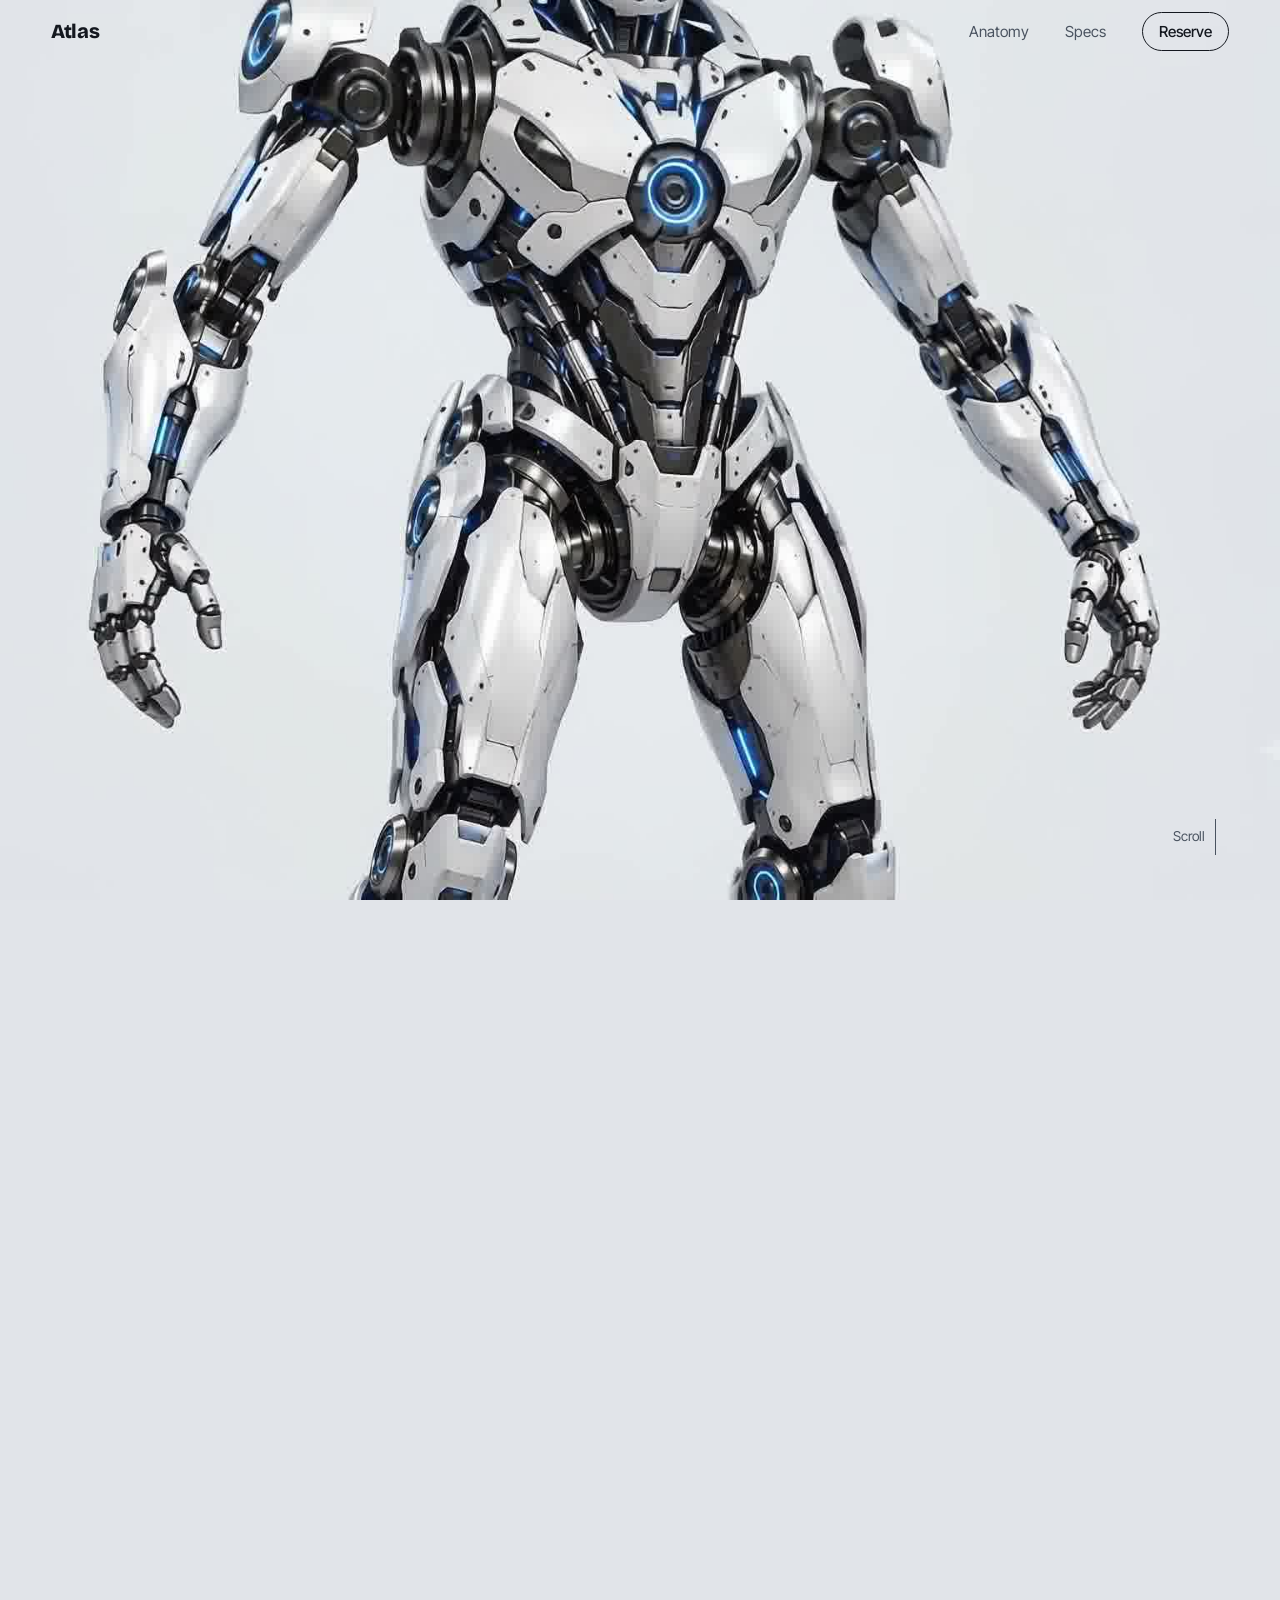
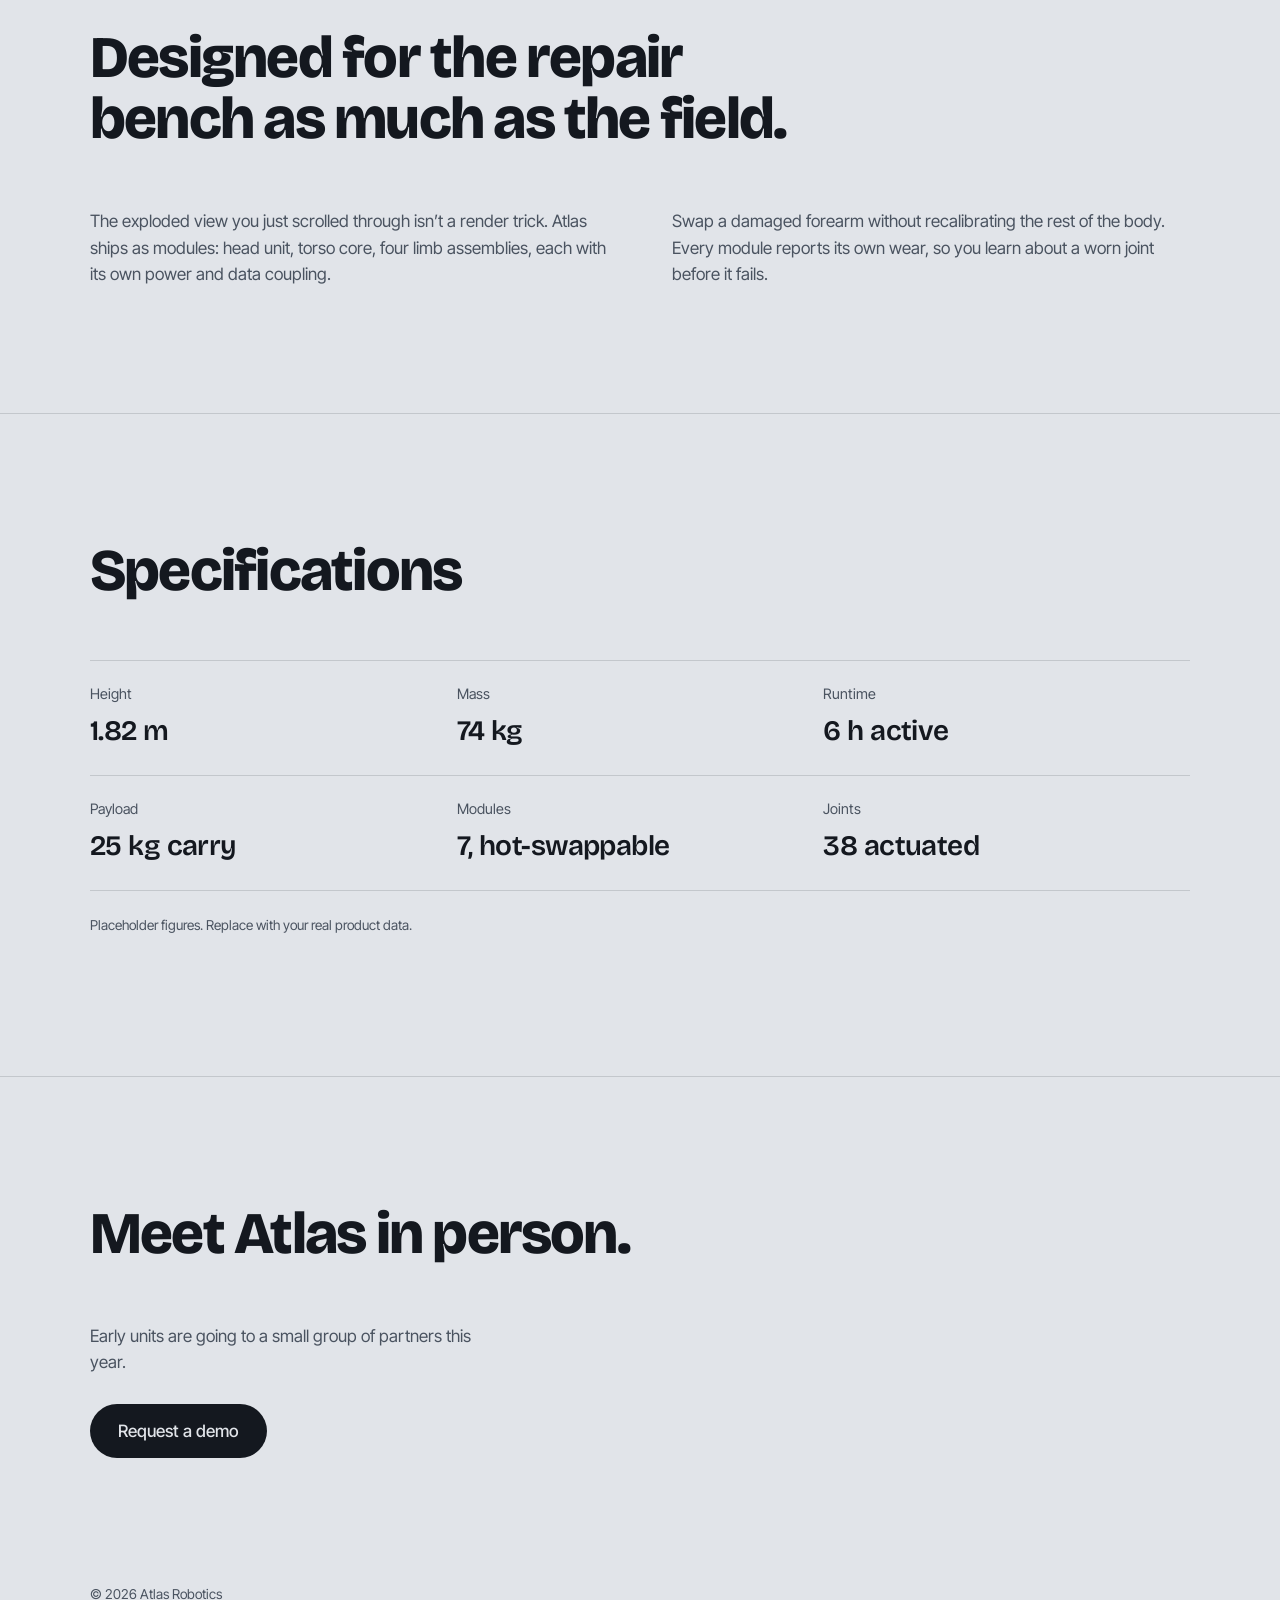
<file: site/index.html>
<!DOCTYPE html>
<html lang="en">
<head>
  <meta charset="UTF-8">
  <meta name="viewport" content="width=device-width, initial-scale=1">
  <title>Atlas — A robot, taken apart</title>
  <meta name="description" content="Scroll to watch the robot come apart, piece by piece.">
  <meta name="theme-color" content="#E1E4E9">
  <link rel="preconnect" href="https://fonts.googleapis.com">
  <link rel="preconnect" href="https://fonts.gstatic.com" crossorigin>
  <link href="https://fonts.googleapis.com/css2?family=Bricolage+Grotesque:opsz,wght@12..96,400;12..96,600;12..96,800&family=Inter+Tight:wght@400;500&display=swap" rel="stylesheet">
  <link rel="stylesheet" href="styles.css">
</head>
<body>

  <header class="nav" id="nav">
    <a class="nav__brand" href="#top">Atlas</a>
    <nav class="nav__links" aria-label="Primary">
      <a href="#anatomy">Anatomy</a>
      <a href="#specs">Specs</a>
      <a class="nav__cta" href="#reserve">Reserve</a>
    </nav>
  </header>

  <div class="loader" id="loader" role="status" aria-live="polite">
    <div class="loader__count"><span id="loaderNum">0</span>%</div>
    <div class="loader__bar"><i id="loaderBar"></i></div>
  </div>

  <main id="top">
    <!-- Scroll-telling stage: the section is tall, the stage inside is pinned. -->
    <section class="story" id="story" aria-label="Atlas, assembled and taken apart">
      <div class="stage">
        <canvas id="canvas" aria-hidden="true"></canvas>

        <div class="beat beat--left" data-in="0.00" data-out="0.22">
          <h1>Built to stand<br>where we can’t.</h1>
          <p>Atlas is a bipedal field robot. Scroll to see what it’s made of.</p>
        </div>

        <div class="beat beat--right" data-in="0.30" data-out="0.52">
          <h2>Every joint is a thought.</h2>
          <p>Torque-sensed actuators in the shoulders, hips and knees keep its balance honest.</p>
        </div>

        <div class="beat beat--left" data-in="0.58" data-out="0.80">
          <h2>Open it up.</h2>
          <p>Armor, spine and limbs separate along clean seams, so a field repair takes minutes.</p>
        </div>

        <div class="beat beat--center" data-in="0.88" data-out="1.01">
          <h2>Atlas, in pieces and in whole.</h2>
        </div>

        <div class="cue" id="cue" aria-hidden="true">
          <span>Scroll</span><i></i>
        </div>
        <div class="meter" aria-hidden="true"><i id="meter"></i></div>
      </div>
    </section>

    <section class="panel" id="anatomy">
      <div class="panel__inner">
        <h2>Designed for the repair bench as much as the field.</h2>
        <div class="cols">
          <p>The exploded view you just scrolled through isn’t a render trick. Atlas ships as modules: head unit, torso core, four limb assemblies, each with its own power and data coupling.</p>
          <p>Swap a damaged forearm without recalibrating the rest of the body. Every module reports its own wear, so you learn about a worn joint before it fails.</p>
        </div>
      </div>
    </section>

    <section class="panel panel--specs" id="specs">
      <div class="panel__inner">
        <h2>Specifications</h2>
        <dl class="specs">
          <div><dt>Height</dt><dd>1.82 m</dd></div>
          <div><dt>Mass</dt><dd>74 kg</dd></div>
          <div><dt>Runtime</dt><dd>6 h active</dd></div>
          <div><dt>Payload</dt><dd>25 kg carry</dd></div>
          <div><dt>Modules</dt><dd>7, hot-swappable</dd></div>
          <div><dt>Joints</dt><dd>38 actuated</dd></div>
        </dl>
        <p class="note">Placeholder figures. Replace with your real product data.</p>
      </div>
    </section>

    <section class="panel panel--cta" id="reserve">
      <div class="panel__inner">
        <h2>Meet Atlas in person.</h2>
        <p>Early units are going to a small group of partners this year.</p>
        <a class="btn" href="fun.html">Request a demo</a>
      </div>
      <footer class="foot">© 2026 Atlas Robotics</footer>
    </section>
  </main>

  <script src="script.js"></script>
</body>
</html>
</file>
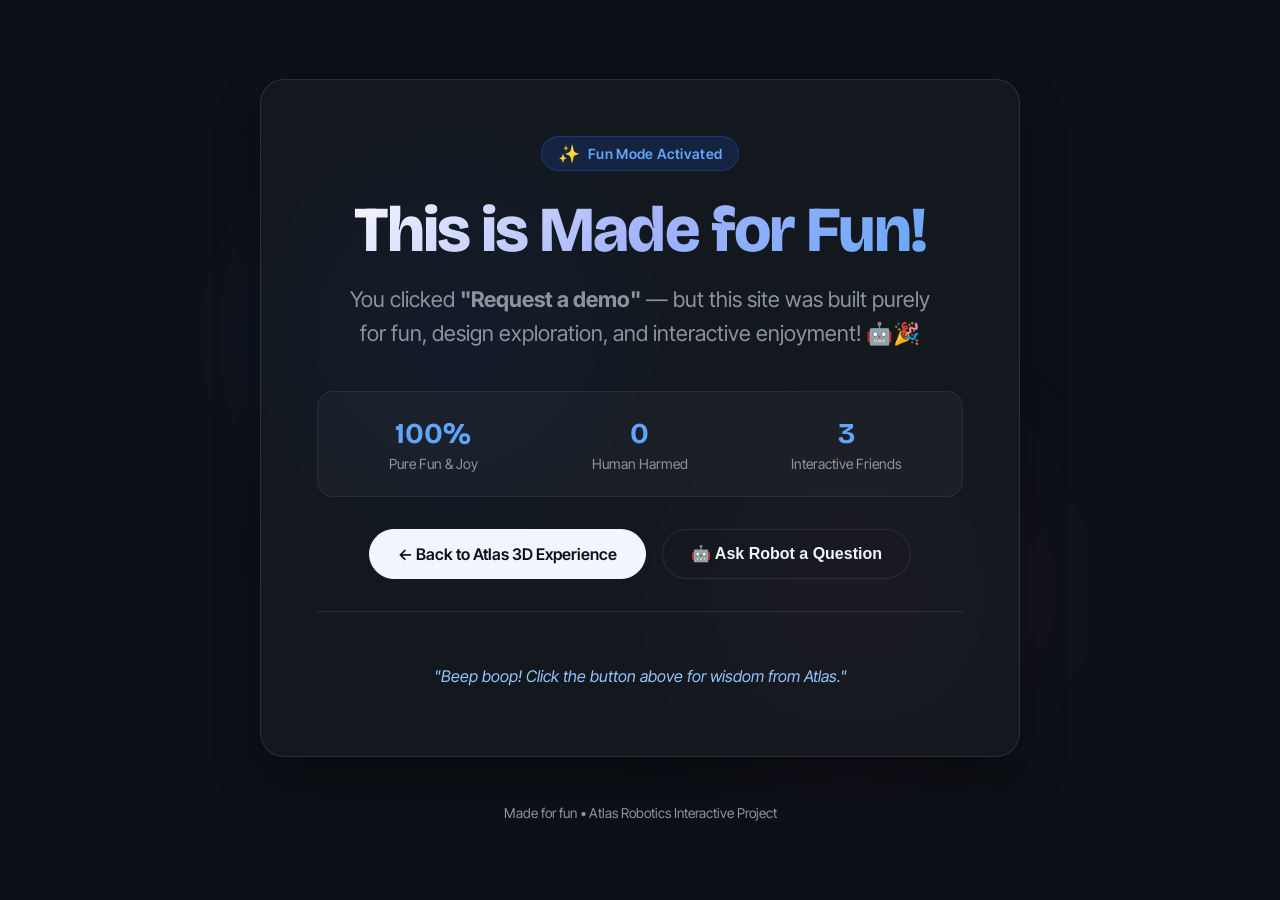
<file: site/fun.html>
<!DOCTYPE html>
<html lang="en">
<head>
  <meta charset="UTF-8">
  <meta name="viewport" content="width=device-width, initial-scale=1.0">
  <title>Made for Fun — Atlas Robotics</title>
  <meta name="description" content="This website and demo request are made purely for fun!">
  <meta name="theme-color" content="#0d1117">
  <link rel="preconnect" href="https://fonts.googleapis.com">
  <link rel="preconnect" href="https://fonts.gstatic.com" crossorigin>
  <link href="https://fonts.googleapis.com/css2?family=Bricolage+Grotesque:opsz,wght@12..96,400;12..96,600;12..96,800&family=Inter+Tight:wght@400;500;600&display=swap" rel="stylesheet">
  <style>
    :root {
      --bg: #0d1117;
      --card-bg: rgba(22, 27, 34, 0.75);
      --ink: #f0f6fc;
      --ink-muted: #8b949e;
      --accent: #2563FF;
      --accent-glow: rgba(37, 99, 255, 0.35);
      --border: rgba(255, 255, 255, 0.1);
      --display: "Bricolage Grotesque", sans-serif;
      --text: "Inter Tight", sans-serif;
    }

    *, *::before, *::after {
      box-sizing: border-box;
      margin: 0;
      padding: 0;
    }

    body {
      background: var(--bg);
      color: var(--ink);
      font-family: var(--text);
      min-height: 100vh;
      display: flex;
      flex-direction: column;
      align-items: center;
      justify-content: center;
      overflow-x: hidden;
      position: relative;
      padding: 2rem 1rem;
    }

    .glow-1 {
      position: absolute;
      top: 15%;
      left: 20%;
      width: 400px;
      height: 400px;
      background: radial-gradient(circle, var(--accent-glow) 0%, rgba(0,0,0,0) 70%);
      filter: blur(80px);
      pointer-events: none;
      z-index: 0;
      animation: pulse 8s ease-in-out infinite alternate;
    }

    .glow-2 {
      position: absolute;
      bottom: 15%;
      right: 20%;
      width: 350px;
      height: 350px;
      background: radial-gradient(circle, rgba(236, 72, 153, 0.25) 0%, rgba(0,0,0,0) 70%);
      filter: blur(80px);
      pointer-events: none;
      z-index: 0;
      animation: pulse 6s ease-in-out infinite alternate-reverse;
    }

    @keyframes pulse {
      0% { transform: scale(1) translate(0, 0); opacity: 0.7; }
      100% { transform: scale(1.2) translate(30px, -20px); opacity: 1; }
    }

    .container {
      position: relative;
      z-index: 1;
      max-width: 760px;
      width: 100%;
      background: var(--card-bg);
      backdrop-filter: blur(16px);
      -webkit-backdrop-filter: blur(16px);
      border: 1px solid var(--border);
      border-radius: 24px;
      padding: clamp(2rem, 5vw, 3.5rem);
      text-align: center;
      box-shadow: 0 25px 50px -12px rgba(0, 0, 0, 0.5);
      animation: fadeInUp 0.8s cubic-bezier(0.16, 1, 0.3, 1);
    }

    @keyframes fadeInUp {
      from { opacity: 0; transform: translateY(30px); }
      to { opacity: 1; transform: translateY(0); }
    }

    .badge {
      display: inline-flex;
      align-items: center;
      gap: 8px;
      padding: 6px 16px;
      border-radius: 999px;
      background: rgba(37, 99, 255, 0.15);
      border: 1px solid rgba(37, 99, 255, 0.3);
      color: #60a5fa;
      font-size: 0.875rem;
      font-weight: 600;
      margin-bottom: 1.5rem;
      letter-spacing: 0.02em;
    }

    .badge-icon {
      font-size: 1.1rem;
      animation: spin 4s linear infinite;
    }

    @keyframes spin {
      0% { transform: rotate(0deg); }
      100% { transform: rotate(360deg); }
    }

    h1 {
      font-family: var(--display);
      font-size: clamp(2.5rem, 6vw, 4rem);
      font-weight: 800;
      line-height: 1.1;
      letter-spacing: -0.03em;
      margin-bottom: 1rem;
      background: linear-gradient(135deg, #ffffff 0%, #a5b4fc 50%, #60a5fa 100%);
      -webkit-background-clip: text;
      background-clip: text;
      -webkit-text-fill-color: transparent;
    }

    p.subtitle {
      font-size: clamp(1.1rem, 2.5vw, 1.35rem);
      color: var(--ink-muted);
      line-height: 1.6;
      margin-bottom: 2.5rem;
      max-width: 580px;
      margin-left: auto;
      margin-right: auto;
    }

    .fun-card {
      background: rgba(255, 255, 255, 0.03);
      border: 1px solid rgba(255, 255, 255, 0.06);
      border-radius: 16px;
      padding: 1.5rem;
      margin-bottom: 2rem;
      display: grid;
      grid-template-columns: repeat(auto-fit, minmax(180px, 1fr));
      gap: 1.5rem;
    }

    .stat-item h3 {
      font-family: var(--display);
      font-size: 1.8rem;
      color: #60a5fa;
      margin-bottom: 0.25rem;
    }

    .stat-item p {
      font-size: 0.875rem;
      color: var(--ink-muted);
    }

    .actions {
      display: flex;
      flex-wrap: wrap;
      justify-content: center;
      gap: 1rem;
    }

    .btn {
      display: inline-flex;
      align-items: center;
      justify-content: center;
      gap: 10px;
      padding: 14px 28px;
      border-radius: 999px;
      font-size: 1rem;
      font-weight: 600;
      cursor: pointer;
      transition: all 0.25s ease;
      text-decoration: none;
    }

    .btn-primary {
      background: var(--ink);
      color: var(--bg);
      border: 1px solid var(--ink);
    }

    .btn-primary:hover {
      background: #ffffff;
      transform: translateY(-2px);
      box-shadow: 0 10px 20px -5px rgba(255, 255, 255, 0.3);
    }

    .btn-secondary {
      background: transparent;
      color: var(--ink);
      border: 1px solid var(--border);
    }

    .btn-secondary:hover {
      background: rgba(255, 255, 255, 0.08);
      border-color: rgba(255, 255, 255, 0.25);
      transform: translateY(-2px);
    }

    .interactive-section {
      margin-top: 2rem;
      padding-top: 1.5rem;
      border-top: 1px solid var(--border);
    }

    .quote-box {
      font-style: italic;
      color: #93c5fd;
      min-height: 48px;
      display: flex;
      align-items: center;
      justify-content: center;
      margin-top: 1rem;
      font-size: 1rem;
      transition: all 0.3s ease;
    }

    footer {
      margin-top: 3rem;
      color: var(--ink-muted);
      font-size: 0.85rem;
      z-index: 1;
    }
  </style>
</head>
<body>

  <div class="glow-1"></div>
  <div class="glow-2"></div>

  <main class="container">
    <div class="badge">
      <span class="badge-icon">✨</span>
      <span>Fun Mode Activated</span>
    </div>

    <h1>This is Made for Fun!</h1>
    
    <p class="subtitle">
      You clicked <strong>"Request a demo"</strong> — but this site was built purely for fun, design exploration, and interactive enjoyment! 🤖🎉
    </p>

    <div class="fun-card">
      <div class="stat-item">
        <h3>100%</h3>
        <p>Pure Fun & Joy</p>
      </div>
      <div class="stat-item">
        <h3>0</h3>
        <p>Human Harmed</p>
      </div>
      <div class="stat-item">
        <h3>3</h3>
        <p>Interactive Friends</p>
      </div>
    </div>

    <div class="actions">
      <a href="index.html" class="btn btn-primary">
        ← Back to Atlas 3D Experience
      </a>
      <button id="quoteBtn" class="btn btn-secondary" onclick="generateRobotQuote()">
        🤖 Ask Robot a Question
      </button>
    </div>

    <div class="interactive-section">
      <div id="quoteBox" class="quote-box">
        "Beep boop! Click the button above for wisdom from Atlas."
      </div>
    </div>
  </main>

  <footer>
    Made for fun • Atlas Robotics Interactive Project
  </footer>

  <script>
    const sorryQuotes = [
      "🤖 'Sorry! I am just a robot made for fun and cannot answer real questions!'",
      "⚡ 'Sorry! ERROR 404: Knowledge base not found. Only fun here!'",
      "⚙️ 'Sorry! My cognitive module is on vacation, but I can dance!'",
      "🔋 'Sorry! Battery low on answers, 100% full on good vibes!'",
      "✨ 'Sorry! I don't have the answers, but I appreciate you asking!'",
      "🛠️ 'Sorry! I am only programmed to look cool and have fun!'"
    ];

    function playRobotSorryVoice() {
      // 1. Play robotic synth sound effect using Web Audio API
      try {
        const AudioContext = window.AudioContext || window.webkitAudioContext;
        if (AudioContext) {
          const ctx = new AudioContext();
          
          // Robot beep 1
          const osc1 = ctx.createOscillator();
          const gain1 = ctx.createGain();
          osc1.type = 'sawtooth';
          osc1.frequency.setValueAtTime(320, ctx.currentTime);
          osc1.frequency.exponentialRampToValueAtTime(160, ctx.currentTime + 0.12);
          gain1.gain.setValueAtTime(0.12, ctx.currentTime);
          gain1.gain.exponentialRampToValueAtTime(0.01, ctx.currentTime + 0.12);
          osc1.connect(gain1);
          gain1.connect(ctx.destination);
          osc1.start();
          osc1.stop(ctx.currentTime + 0.12);

          // Robot beep 2
          const osc2 = ctx.createOscillator();
          const gain2 = ctx.createGain();
          osc2.type = 'square';
          osc2.frequency.setValueAtTime(220, ctx.currentTime + 0.14);
          osc2.frequency.exponentialRampToValueAtTime(110, ctx.currentTime + 0.28);
          gain2.gain.setValueAtTime(0.12, ctx.currentTime + 0.14);
          gain2.gain.exponentialRampToValueAtTime(0.01, ctx.currentTime + 0.28);
          osc2.connect(gain2);
          gain2.connect(ctx.destination);
          osc2.start(ctx.currentTime + 0.14);
          osc2.stop(ctx.currentTime + 0.28);
        }
      } catch (e) {}

      // 2. Play speech synthesis saying "I'm sorry" in robotic voice
      if ('speechSynthesis' in window) {
        window.speechSynthesis.cancel();
        const msg = new SpeechSynthesisUtterance("I'm sorry");
        msg.pitch = 0.45; // Low robotic pitch
        msg.rate = 0.85;  // Slow robotic rate
        window.speechSynthesis.speak(msg);
      }
    }

    function generateRobotQuote() {
      playRobotSorryVoice();
      const box = document.getElementById('quoteBox');
      box.style.opacity = 0;
      setTimeout(() => {
        const randomQuote = sorryQuotes[Math.floor(Math.random() * sorryQuotes.length)];
        box.textContent = randomQuote;
        box.style.opacity = 1;
      }, 200);
    }
  </script>
</body>
</html>
</file>
<file: site/styles.css>
/* Background sampled from the frames' edges (median across all 180): rgb(225,228,233) */
:root {
  --bg: #E1E4E9;
  --ink: #14181F;
  --ink-soft: #4A5360;
  --accent: #2563FF;
  --line: rgba(20, 24, 31, .14);
  --nav-h: 64px;
  --display: "Bricolage Grotesque", "Helvetica Neue", Arial, sans-serif;
  --text: "Inter Tight", "Helvetica Neue", Arial, sans-serif;
}

*, *::before, *::after { box-sizing: border-box; }

html { background: var(--bg); scroll-behavior: auto; }

body {
  margin: 0;
  background: var(--bg);
  color: var(--ink);
  font-family: var(--text);
  font-size: 17px;
  line-height: 1.55;
  -webkit-font-smoothing: antialiased;
}

a { color: inherit; text-decoration: none; }
a:focus-visible, .btn:focus-visible { outline: 2px solid var(--accent); outline-offset: 4px; border-radius: 4px; }

/* ---------- Nav ---------- */
.nav {
  position: fixed; inset: 0 0 auto 0;
  height: var(--nav-h);
  z-index: 50;
  display: flex; align-items: center; justify-content: space-between;
  padding: 0 clamp(20px, 4vw, 56px);
  background: transparent;
  -webkit-backdrop-filter: blur(0);
  backdrop-filter: blur(0);
  border-bottom: 1px solid transparent;
  transition: background-color .35s ease, backdrop-filter .35s ease,
              -webkit-backdrop-filter .35s ease, border-color .35s ease;
}
.nav.is-scrolled {
  background: rgba(225, 228, 233, .62);
  -webkit-backdrop-filter: blur(10px) saturate(1.2);
  backdrop-filter: blur(10px) saturate(1.2);
  border-bottom-color: var(--line);
}
.nav__brand {
  font-family: var(--display);
  font-weight: 800;
  font-size: 1.25rem;
  letter-spacing: -.02em;
}
.nav__links { display: flex; align-items: center; gap: clamp(16px, 3vw, 36px); font-size: .95rem; }
.nav__links a { color: var(--ink-soft); transition: color .2s; }
.nav__links a:hover { color: var(--ink); }
.nav__links .nav__cta {
  color: var(--ink);
  font-weight: 500;
  padding: 7px 16px;
  border: 1px solid var(--ink);
  border-radius: 999px;
  transition: background .2s, color .2s;
}
.nav__links .nav__cta:hover { background: var(--ink); color: var(--bg); }

/* ---------- Loader ---------- */
.loader {
  position: fixed; inset: 0; z-index: 100;
  background: var(--bg);
  display: grid; place-content: center; gap: 14px; justify-items: center;
  transition: opacity .6s ease, visibility .6s;
}
.loader.is-done { opacity: 0; visibility: hidden; }
.loader__count { font-family: var(--display); font-weight: 600; font-size: 1.1rem; font-variant-numeric: tabular-nums; }
.loader__bar { width: 160px; height: 2px; background: var(--line); overflow: hidden; }
.loader__bar i { display: block; height: 100%; width: 100%; background: var(--ink); transform-origin: left; transform: scaleX(0); }

/* ---------- Scroll story ---------- */
.story {
  position: relative;
  height: 700vh;               /* scroll distance that drives the sequence */
  background: var(--bg);
}
.stage {
  position: sticky; top: 0;
  height: 100vh; height: 100svh;
  overflow: hidden;
  background: var(--bg);
}
#canvas {
  position: absolute; inset: 0;
  width: 100%; height: 100%;
  display: block;
  background: var(--bg);
  /* feather the outer rim so slight tonal differences in the JPG edges never read as a border */
  -webkit-mask-image: radial-gradient(ellipse 110% 110% at 50% 50%, #000 82%, transparent 100%);
          mask-image: radial-gradient(ellipse 110% 110% at 50% 50%, #000 82%, transparent 100%);
}

/* ---------- Beats (text that fades with progress) ---------- */
.beat {
  position: absolute;
  z-index: 2;
  max-width: 30ch;
  opacity: 0;
  will-change: opacity, transform;
  pointer-events: none;
}
.beat--left   { left: clamp(20px, 5vw, 80px);  bottom: 14vh; }
.beat--right  { right: clamp(20px, 5vw, 80px); bottom: 14vh; text-align: right; }
.beat--center { left: 50%; bottom: 12vh; transform: translateX(-50%); text-align: center; max-width: 24ch; }
.beat h1, .beat h2 {
  margin: 0 0 .5em;
  font-family: var(--display);
  font-weight: 800;
  letter-spacing: -.03em;
  line-height: 1.02;
}
.beat h1 { font-size: clamp(2.4rem, 5.6vw, 5rem); }
.beat h2 { font-size: clamp(1.7rem, 3.4vw, 3rem); }
.beat p { margin: 0; color: var(--ink-soft); font-size: clamp(.95rem, 1.2vw, 1.1rem); max-width: 34ch; }
.beat--right p { margin-left: auto; }

.cue {
  position: absolute; right: clamp(20px, 5vw, 80px); bottom: 5vh; z-index: 2;
  display: flex; align-items: center; gap: 10px;
  font-size: .85rem; color: var(--ink-soft);
  transition: opacity .3s;
}
.cue i { display: block; width: 1px; height: 36px; background: var(--ink-soft); transform-origin: top; animation: cue 1.8s ease-in-out infinite; }
@keyframes cue { 0% { transform: scaleY(0); } 60% { transform: scaleY(1); } 100% { transform: scaleY(1); opacity: 0; } }

.meter { position: absolute; left: 0; right: 0; bottom: 0; height: 2px; z-index: 2; }
.meter i { display: block; height: 100%; background: var(--accent); transform-origin: left; transform: scaleX(0); }

/* ---------- Content panels ---------- */
.panel {
  padding: clamp(80px, 14vh, 160px) clamp(20px, 5vw, 80px);
  border-top: 1px solid var(--line);
}
.panel__inner { max-width: 1100px; margin: 0 auto; }
.panel h2 {
  margin: 0 0 1em;
  max-width: 20ch;
  font-family: var(--display);
  font-weight: 800;
  font-size: clamp(2rem, 4.6vw, 3.8rem);
  letter-spacing: -.03em;
  line-height: 1.04;
}
.cols { display: grid; grid-template-columns: 1fr 1fr; gap: clamp(24px, 5vw, 72px); }
.cols p { margin: 0; color: var(--ink-soft); max-width: 52ch; }

.specs { margin: 0; display: grid; grid-template-columns: repeat(3, 1fr); border-top: 1px solid var(--line); }
.specs div { padding: 22px 0; border-bottom: 1px solid var(--line); }
.specs dt { color: var(--ink-soft); font-size: .9rem; }
.specs dd { margin: 4px 0 0; font-family: var(--display); font-weight: 600; font-size: clamp(1.3rem, 2.2vw, 1.9rem); letter-spacing: -.02em; }
.note { margin-top: 24px; color: var(--ink-soft); font-size: .85rem; }

.panel--cta p { margin: 0 0 28px; color: var(--ink-soft); max-width: 40ch; }
.btn {
  display: inline-block;
  padding: 14px 28px;
  background: var(--ink); color: var(--bg);
  border-radius: 999px;
  font-weight: 500;
  transition: background .2s, transform .2s;
}
.btn:hover { background: var(--accent); }
.btn:active { transform: translateY(1px); }
.foot { max-width: 1100px; margin: clamp(80px, 14vh, 160px) auto 0; color: var(--ink-soft); font-size: .85rem; }

/* ---------- Small screens ---------- */
@media (max-width: 720px) {
  .cols { grid-template-columns: 1fr; }
  .specs { grid-template-columns: 1fr 1fr; }
  .nav__links a:not(.nav__cta) { display: none; }
  .story { height: 600vh; }
  .beat--left, .beat--right, .beat--center {
    left: 20px; right: 20px; bottom: 9vh; transform: none; text-align: left; max-width: none;
  }
  .beat--right p, .beat--center p { margin-left: 0; }
  .cue { display: none; }
}

@media (prefers-reduced-motion: reduce) {
  .cue i { animation: none; transform: none; }
  .nav, .loader { transition: none; }
}
</file>
